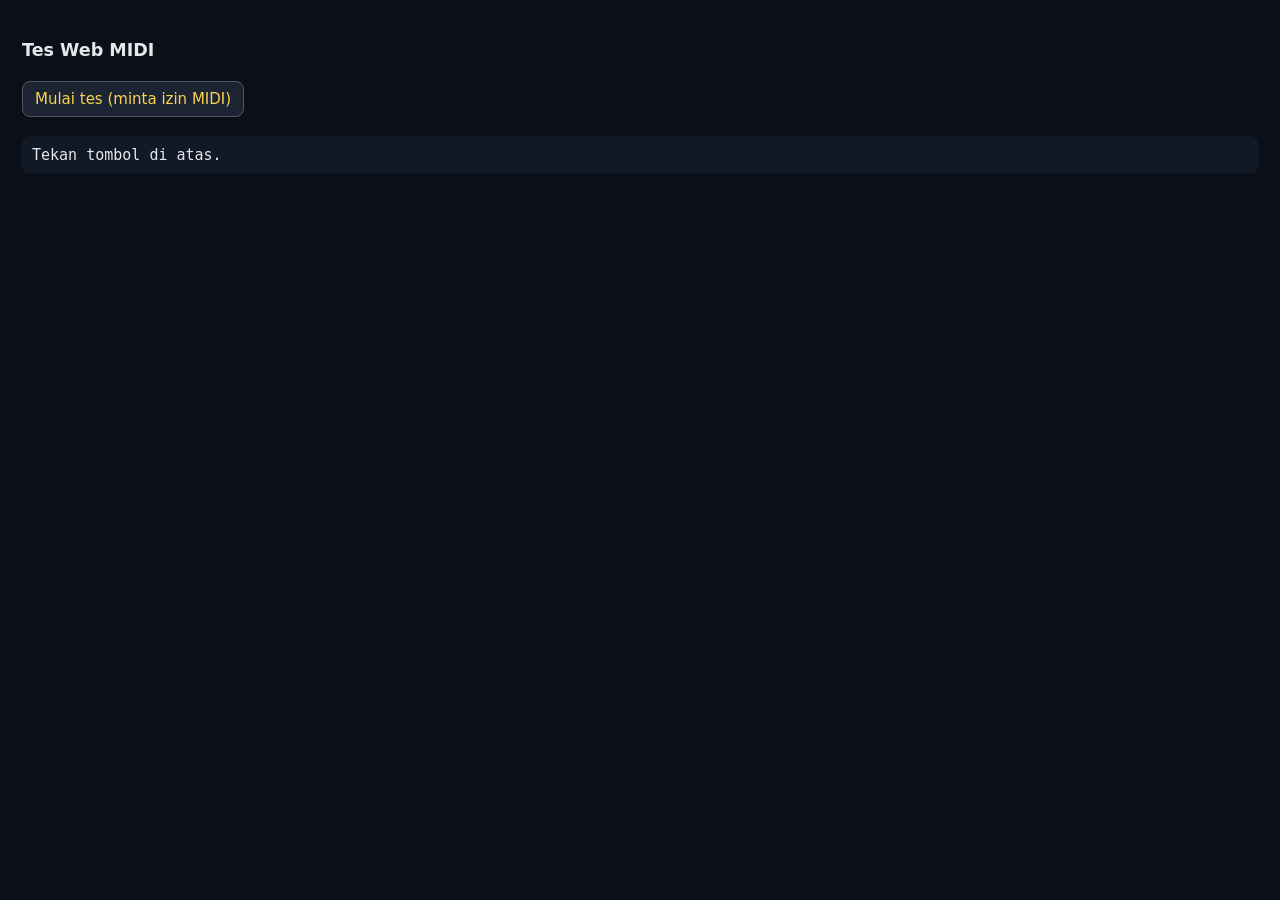
<file: midi-test.html>
<!doctype html>
<html lang="id"><head><meta charset="utf-8">
<meta name="viewport" content="width=device-width,initial-scale=1">
<title>Tes Web MIDI</title>
<style>body{font:15px system-ui;background:#0b0f17;color:#e5e7eb;padding:14px}
button{font:inherit;padding:8px 12px;margin:4px 4px 4px 0;border-radius:8px;border:1px solid #556;background:#1c2433;color:#fcd34d}
pre{white-space:pre-wrap;background:#111826;padding:10px;border-radius:8px}</style></head>
<body>
<h3>Tes Web MIDI</h3>
<button id="go">Mulai tes (minta izin MIDI)</button>
<pre id="log">Tekan tombol di atas.</pre>
<div id="outs"></div>
<script>
const log = m => { document.getElementById('log').textContent += '\n' + m; };
document.getElementById('go').onclick = async () => {
  document.getElementById('log').textContent = '';
  log('https/secure: ' + window.isSecureContext);
  log('requestMIDIAccess ada: ' + !!navigator.requestMIDIAccess);
  log('UA: ' + navigator.userAgent);
  if (!navigator.requestMIDIAccess) { log('=> Browser ini TIDAK mendukung Web MIDI.'); return; }
  let acc = null;
  for (const sysex of [true, false]) {
    try { acc = await navigator.requestMIDIAccess({ sysex }); log('Akses OK (sysex=' + sysex + ')'); break; }
    catch (e) { log('Gagal (sysex=' + sysex + '): ' + e.name + ' ' + e.message); }
  }
  if (!acc) return;
  const show = () => {
    const L = x => { const a = []; if (x && x.forEach) x.forEach(p => a.push(p)); return a; }; const outs = L(acc.outputs), ins = L(acc.inputs);
    log('[' + new Date().toLocaleTimeString() + '] outputs=' + outs.length + ' inputs=' + ins.length);
    log('  OUT: ' + (outs.map(o => o.name + ' (' + o.state + ')').join(', ') || '-'));
    log('  IN : ' + (ins.map(o => o.name + ' (' + o.state + ')').join(', ') || '-'));
    // MIDI IN: pasang dua jalur supaya terlihat jalur mana yang dijalankan browser ini
    ins.forEach(p => {
      if (p.__t) return; p.__t = 1;
      const hx = d => Array.from(d).slice(0, 16).map(x => x.toString(16).padStart(2, '0')).join(' ').toUpperCase();
      try { p.onmidimessage = e => { if (e.data[0] < 0xF8) log('IN [onmidimessage] ' + p.name + ': ' + hx(e.data)); }; } catch (e) { log('onmidimessage gagal: ' + e.message); }
      try { p.addEventListener('midimessage', e => { if (e.data[0] < 0xF8) log('IN [addEventListener] ' + p.name + ': ' + hx(e.data)); }); } catch (e) { log('addEventListener gagal: ' + e.message); }
    });
    if (ins.length) log('  => Tekan tuts / tombol Keyboard Set di keyboard: pesan masuk akan tampil di sini.');
    const box = document.getElementById('outs'); box.innerHTML = '';
    outs.forEach(o => {
      const b = document.createElement('button');
      b.textContent = 'Tes nada C4 -> ' + o.name;
      b.onclick = () => { o.send([0x90, 60, 100]); setTimeout(() => o.send([0x80, 60, 0]), 400); log('Terkirim ke ' + o.name); };
      box.appendChild(b);
    });
  };
  acc.onstatechange = e => { log('statechange: ' + e.port.name + ' ' + e.port.state); show(); };
  show();
  setTimeout(show, 2000);
};
</script></body></html>
</file>
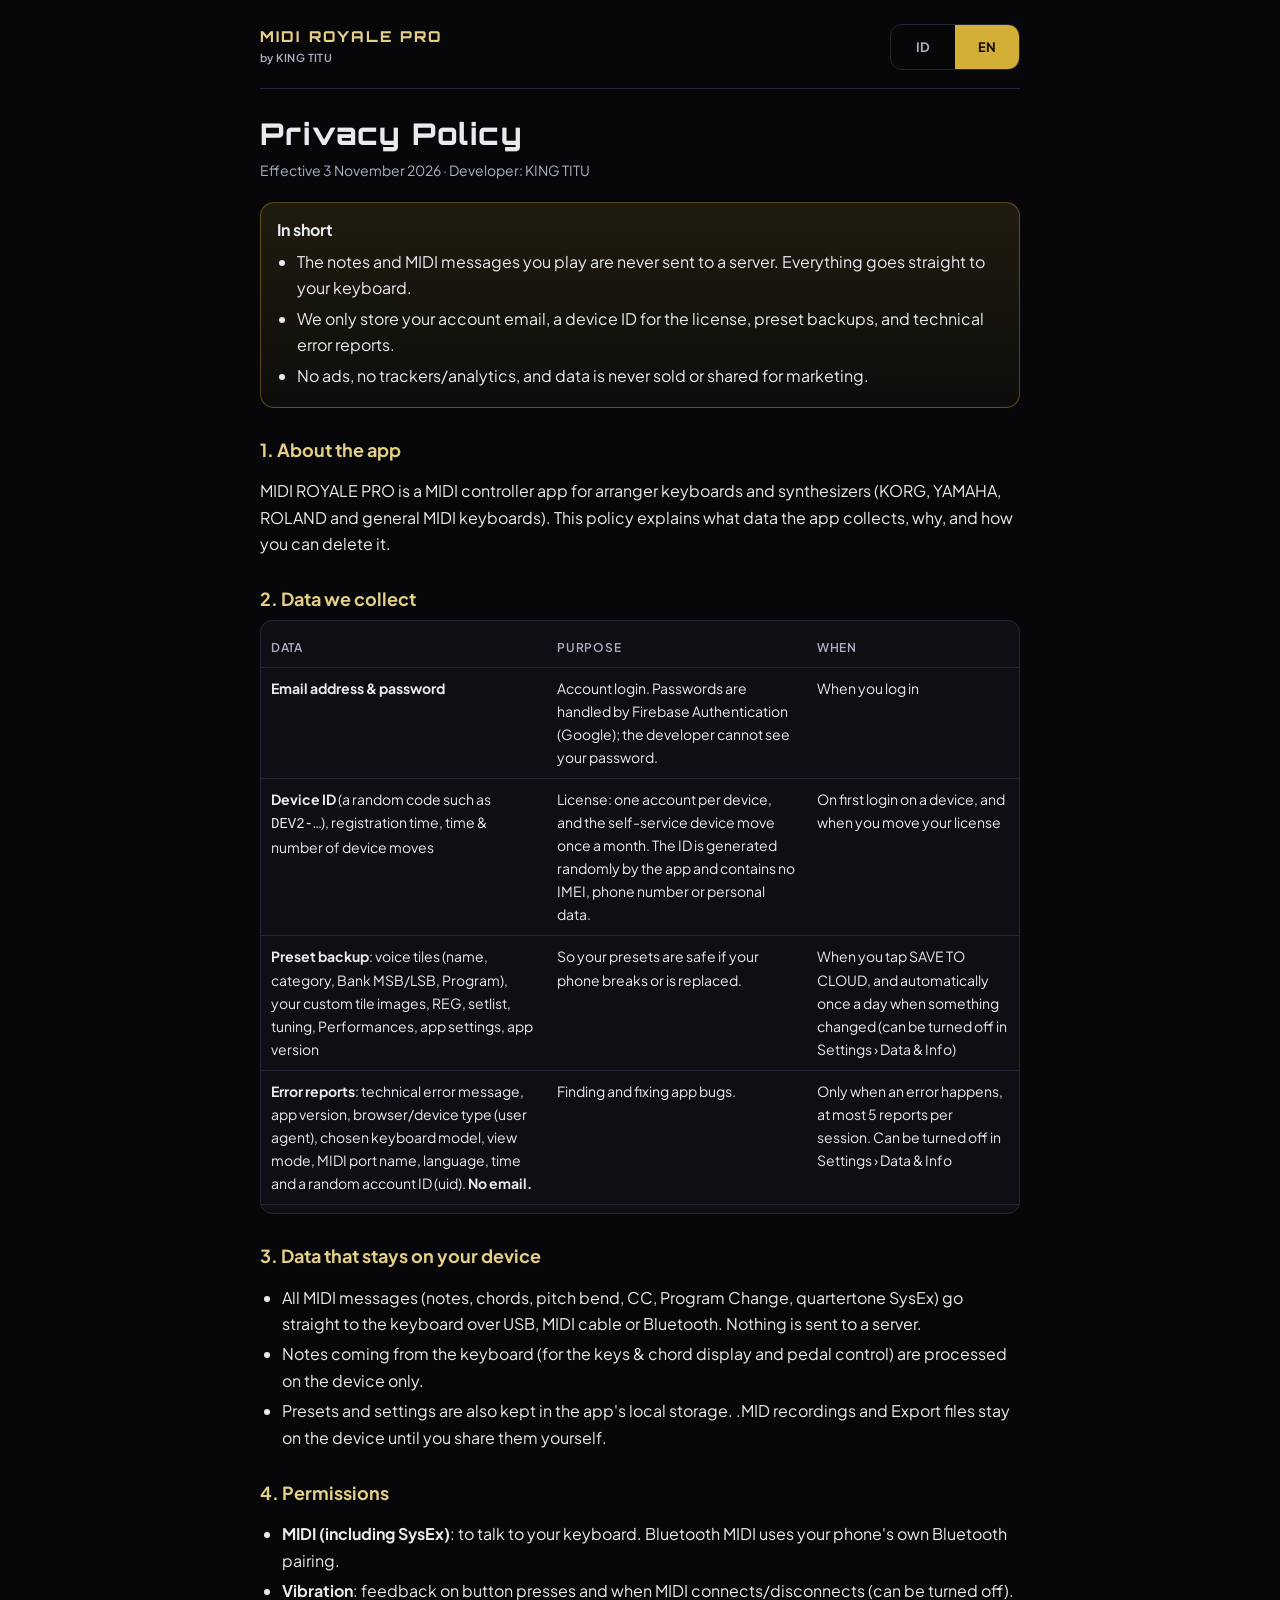
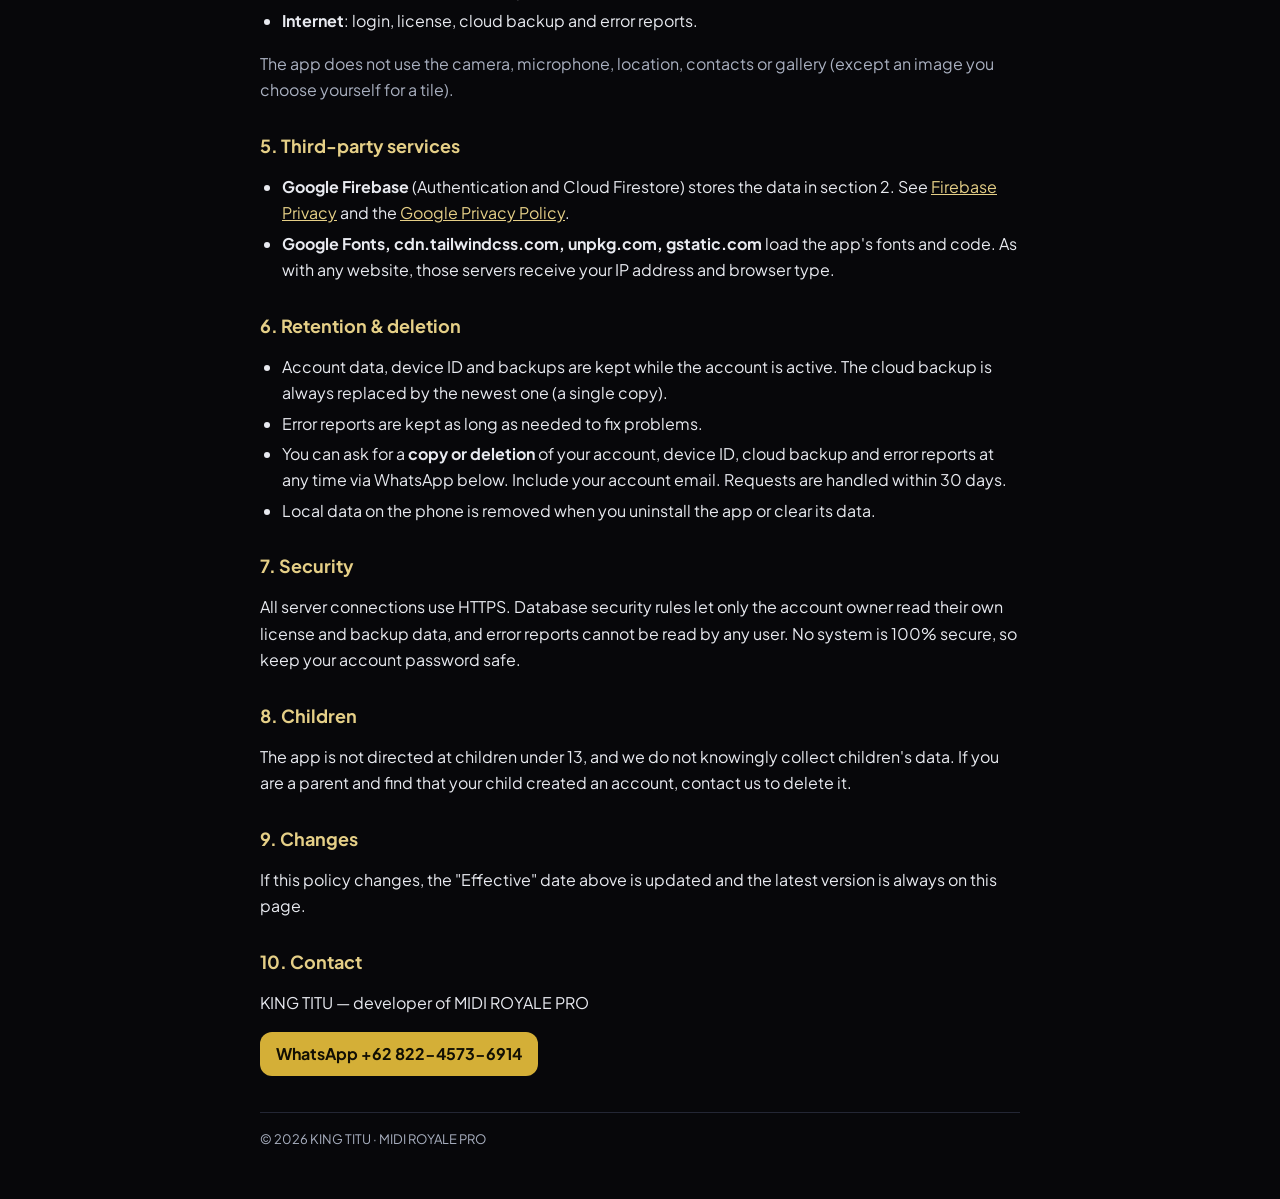
<file: privacy.html>
<!DOCTYPE html>
<html lang="id">
<head>
<meta charset="UTF-8">
<meta name="viewport" content="width=device-width, initial-scale=1, viewport-fit=cover">
<meta name="theme-color" content="#07070a">
<title>Kebijakan Privasi - MIDI ROYALE PRO</title>
<meta name="description" content="Kebijakan Privasi aplikasi MIDI ROYALE PRO oleh KING TITU. Privacy Policy for the MIDI ROYALE PRO app.">
<link rel="icon" href="icons/icon-192.png">
<link rel="preconnect" href="https://fonts.googleapis.com">
<link href="https://fonts.googleapis.com/css2?family=Orbitron:wght@700;800&family=Plus+Jakarta+Sans:wght@400;600;700&display=swap" rel="stylesheet">
<style>
:root { --bg: #07070a; --card: #0e0f15; --line: #232634; --tx: #e8eaf0; --mut: #a9b0c0; --ac: #d4af37; --ac2: #e5cf87; }
* { box-sizing: border-box; }
html, body { margin: 0; background: var(--bg); color: var(--tx); }
body { font: 400 16px/1.65 'Plus Jakarta Sans', system-ui, sans-serif; padding: max(16px, env(safe-area-inset-top)) 16px 48px; }
.wrap { max-width: 760px; margin: 0 auto; }
header { display: flex; flex-wrap: wrap; align-items: center; justify-content: space-between; gap: 12px; padding: 8px 0 18px; border-bottom: 1px solid var(--line); }
.brand { font: 800 15px/1.2 Orbitron, sans-serif; letter-spacing: .14em; color: var(--ac2); }
.brand small { display: block; font: 600 11px/1.4 'Plus Jakarta Sans', sans-serif; letter-spacing: .04em; color: var(--mut); margin-top: 4px; }
.lang { display: inline-flex; border: 1px solid var(--line); border-radius: 12px; overflow: hidden; }
.lang button { min-width: 64px; min-height: 44px; border: 0; background: transparent; color: var(--mut); font: 700 13px 'Plus Jakarta Sans', sans-serif; cursor: pointer; }
.lang button.on { background: var(--ac); color: #120f04; }
h1 { font: 800 clamp(22px, 5vw, 30px)/1.25 Orbitron, sans-serif; letter-spacing: .04em; margin: 26px 0 6px; }
.meta { color: var(--mut); font-size: 14px; margin: 0 0 20px; }
.sum { background: linear-gradient(180deg, rgba(212,175,55,.12), rgba(212,175,55,.04)); border: 1px solid rgba(212,175,55,.35); border-radius: 14px; padding: 14px 16px; margin-bottom: 8px; }
.sum ul { margin: 6px 0 0; padding-left: 20px; }
h2 { font: 700 18px/1.35 'Plus Jakarta Sans', sans-serif; color: var(--ac2); margin: 30px 0 8px; }
h3 { font: 700 15px/1.4 'Plus Jakarta Sans', sans-serif; margin: 18px 0 4px; }
p, li { color: var(--tx); }
.mut { color: var(--mut); }
ul { padding-left: 22px; }
li { margin: 4px 0; }
table { width: 100%; border-collapse: collapse; font-size: 14px; margin: 8px 0; }
th, td { text-align: left; vertical-align: top; padding: 9px 10px; border-bottom: 1px solid var(--line); }
th { color: var(--mut); font-weight: 600; font-size: 12px; letter-spacing: .06em; text-transform: uppercase; }
.tbl { overflow-x: auto; border: 1px solid var(--line); border-radius: 12px; background: var(--card); }
a { color: var(--ac2); }
.btn { display: inline-flex; align-items: center; gap: 8px; min-height: 44px; padding: 0 16px; border-radius: 12px; background: var(--ac); color: #120f04; font-weight: 700; text-decoration: none; }
footer { margin-top: 36px; padding-top: 16px; border-top: 1px solid var(--line); color: var(--mut); font-size: 13px; }
[data-l] { display: none; }
html[lang="id"] [data-l="id"], html[lang="en"] [data-l="en"] { display: block; }
@media (max-width: 520px) { th, td { padding: 8px; } }
</style>
</head>
<body>
<div class="wrap">
<header>
  <div class="brand">MIDI ROYALE PRO<small>by KING TITU</small></div>
  <div class="lang" role="group" aria-label="Bahasa / Language">
    <button type="button" data-set="id">ID</button><button type="button" data-set="en">EN</button>
  </div>
</header>

<!-- ============================ BAHASA INDONESIA ============================ -->
<main data-l="id">
<h1>Kebijakan Privasi</h1>
<p class="meta">Berlaku sejak 3 November 2026 · Pengembang: KING TITU</p>

<div class="sum">
  <b>Ringkasnya</b>
  <ul>
    <li>Nada dan pesan MIDI yang kamu mainkan tidak pernah dikirim ke server. Semuanya langsung ke keyboard.</li>
    <li>Kami hanya menyimpan email akun, ID perangkat untuk lisensi, backup preset, dan laporan error teknis.</li>
    <li>Tidak ada iklan, tidak ada pelacak/analytics, dan data tidak dijual atau dibagikan untuk pemasaran.</li>
  </ul>
</div>

<h2>1. Tentang aplikasi</h2>
<p>MIDI ROYALE PRO adalah aplikasi pengontrol MIDI untuk keyboard arranger dan synthesizer (KORG, YAMAHA, ROLAND, dan keyboard MIDI umum). Kebijakan ini menjelaskan data apa yang dikumpulkan aplikasi, untuk apa, dan bagaimana kamu bisa menghapusnya.</p>

<h2>2. Data yang kami kumpulkan</h2>
<div class="tbl"><table>
<tr><th>Data</th><th>Untuk apa</th><th>Kapan</th></tr>
<tr><td><b>Alamat email &amp; password</b></td><td>Login akun. Password dikelola Firebase Authentication (Google); pengembang tidak bisa melihat password kamu.</td><td>Saat login</td></tr>
<tr><td><b>ID perangkat</b> (kode acak, contoh <code>DEV2-…</code>), waktu pendaftaran, waktu &amp; jumlah pindah perangkat</td><td>Lisensi: satu akun untuk satu perangkat, dan fitur pindah perangkat mandiri sebulan sekali. ID ini dibuat acak oleh aplikasi dan tidak berisi nomor IMEI, nomor telepon, atau data pribadi.</td><td>Saat login pertama di perangkat, dan saat kamu memindahkan lisensi</td></tr>
<tr><td><b>Backup preset</b>: tile voice (nama, kategori, Bank MSB/LSB, Program), gambar tile buatanmu, REG, setlist, tuning, Performance, setelan aplikasi, versi aplikasi</td><td>Supaya preset aman bila HP rusak atau diganti.</td><td>Saat kamu menekan SIMPAN KE CLOUD, dan otomatis sekali sehari bila ada perubahan (bisa dimatikan di Pengaturan › Data &amp; Info)</td></tr>
<tr><td><b>Laporan error</b>: pesan error teknis, versi aplikasi, jenis browser/perangkat (user agent), model keyboard yang dipilih, mode tampilan, nama port MIDI, bahasa, waktu, dan ID akun acak (uid). <b>Tanpa email.</b></td><td>Menemukan dan memperbaiki kerusakan aplikasi.</td><td>Hanya saat terjadi error, maksimal 5 laporan per sesi. Bisa dimatikan di Pengaturan › Data &amp; Info</td></tr>
</table></div>

<h2>3. Data yang tetap di perangkatmu</h2>
<ul>
  <li>Semua pesan MIDI (nada, akor, pitch bend, CC, Program Change, SysEx quartertone) dikirim langsung ke keyboard lewat USB, kabel MIDI, atau Bluetooth. Tidak ada yang dikirim ke server.</li>
  <li>Nada yang masuk dari keyboard (untuk tampilan tuts &amp; akor dan kontrol dari pedal) hanya diproses di perangkat.</li>
  <li>Preset dan setelan juga disimpan di penyimpanan lokal aplikasi. Rekaman .MID dan file Export hanya ada di perangkat sampai kamu sendiri membagikannya.</li>
</ul>

<h2>4. Izin yang dipakai</h2>
<ul>
  <li><b>MIDI (termasuk SysEx)</b>: untuk berkomunikasi dengan keyboard. Bluetooth MIDI memakai pasangan Bluetooth dari sistem HP.</li>
  <li><b>Getar</b>: umpan balik saat tombol ditekan dan saat MIDI tersambung/terputus (bisa dimatikan).</li>
  <li><b>Internet</b>: login, lisensi, backup cloud, dan laporan error.</li>
</ul>
<p class="mut">Aplikasi tidak memakai kamera, mikrofon, lokasi, kontak, atau galeri (kecuali gambar yang kamu pilih sendiri untuk tile).</p>

<h2>5. Layanan pihak ketiga</h2>
<ul>
  <li><b>Google Firebase</b> (Authentication dan Cloud Firestore) menyimpan data pada bagian 2. Lihat <a href="https://firebase.google.com/support/privacy" target="_blank" rel="noopener">Privasi Firebase</a> dan <a href="https://policies.google.com/privacy" target="_blank" rel="noopener">Kebijakan Privasi Google</a>.</li>
  <li><b>Google Fonts, cdn.tailwindcss.com, unpkg.com, gstatic.com</b> dipakai untuk memuat huruf dan kode aplikasi. Seperti saat membuka situs web biasa, server tersebut menerima alamat IP dan jenis browser.</li>
</ul>

<h2>6. Berapa lama data disimpan &amp; cara menghapus</h2>
<ul>
  <li>Data akun, ID perangkat, dan backup disimpan selama akun masih aktif. Backup cloud selalu ditimpa oleh backup terbaru (hanya satu salinan).</li>
  <li>Laporan error disimpan selama diperlukan untuk memperbaiki masalah.</li>
  <li>Kamu bisa meminta <b>salinan atau penghapusan</b> akun, ID perangkat, backup cloud, dan laporan error kapan saja lewat WhatsApp di bawah. Sebutkan email akunmu. Permintaan diproses paling lambat 30 hari.</li>
  <li>Data lokal di HP terhapus bila aplikasi di-uninstall atau data aplikasinya dihapus.</li>
</ul>

<h2>7. Keamanan</h2>
<p>Semua koneksi ke server memakai HTTPS. Aturan keamanan database membuat data lisensi dan backup hanya bisa dibaca oleh pemilik akun itu sendiri, dan laporan error tidak bisa dibaca oleh pengguna mana pun. Tidak ada sistem yang 100% aman, jadi jaga password akunmu.</p>

<h2>8. Anak-anak</h2>
<p>Aplikasi ini tidak ditujukan untuk anak di bawah 13 tahun, dan kami tidak dengan sengaja mengumpulkan data anak. Bila kamu orang tua dan mengetahui anakmu membuat akun, hubungi kami untuk menghapusnya.</p>

<h2>9. Perubahan kebijakan</h2>
<p>Bila kebijakan ini berubah, tanggal "Berlaku sejak" di atas akan diperbarui dan versi terbaru selalu ada di halaman ini.</p>

<h2>10. Kontak</h2>
<p>KING TITU — pengembang MIDI ROYALE PRO</p>
<p><a class="btn" href="https://wa.me/6282245736914" target="_blank" rel="noopener">WhatsApp +62 822-4573-6914</a></p>
</main>

<!-- ================================ ENGLISH ================================ -->
<main data-l="en">
<h1>Privacy Policy</h1>
<p class="meta">Effective 3 November 2026 · Developer: KING TITU</p>

<div class="sum">
  <b>In short</b>
  <ul>
    <li>The notes and MIDI messages you play are never sent to a server. Everything goes straight to your keyboard.</li>
    <li>We only store your account email, a device ID for the license, preset backups, and technical error reports.</li>
    <li>No ads, no trackers/analytics, and data is never sold or shared for marketing.</li>
  </ul>
</div>

<h2>1. About the app</h2>
<p>MIDI ROYALE PRO is a MIDI controller app for arranger keyboards and synthesizers (KORG, YAMAHA, ROLAND and general MIDI keyboards). This policy explains what data the app collects, why, and how you can delete it.</p>

<h2>2. Data we collect</h2>
<div class="tbl"><table>
<tr><th>Data</th><th>Purpose</th><th>When</th></tr>
<tr><td><b>Email address &amp; password</b></td><td>Account login. Passwords are handled by Firebase Authentication (Google); the developer cannot see your password.</td><td>When you log in</td></tr>
<tr><td><b>Device ID</b> (a random code such as <code>DEV2-…</code>), registration time, time &amp; number of device moves</td><td>License: one account per device, and the self-service device move once a month. The ID is generated randomly by the app and contains no IMEI, phone number or personal data.</td><td>On first login on a device, and when you move your license</td></tr>
<tr><td><b>Preset backup</b>: voice tiles (name, category, Bank MSB/LSB, Program), your custom tile images, REG, setlist, tuning, Performances, app settings, app version</td><td>So your presets are safe if your phone breaks or is replaced.</td><td>When you tap SAVE TO CLOUD, and automatically once a day when something changed (can be turned off in Settings › Data &amp; Info)</td></tr>
<tr><td><b>Error reports</b>: technical error message, app version, browser/device type (user agent), chosen keyboard model, view mode, MIDI port name, language, time and a random account ID (uid). <b>No email.</b></td><td>Finding and fixing app bugs.</td><td>Only when an error happens, at most 5 reports per session. Can be turned off in Settings › Data &amp; Info</td></tr>
</table></div>

<h2>3. Data that stays on your device</h2>
<ul>
  <li>All MIDI messages (notes, chords, pitch bend, CC, Program Change, quartertone SysEx) go straight to the keyboard over USB, MIDI cable or Bluetooth. Nothing is sent to a server.</li>
  <li>Notes coming from the keyboard (for the keys &amp; chord display and pedal control) are processed on the device only.</li>
  <li>Presets and settings are also kept in the app's local storage. .MID recordings and Export files stay on the device until you share them yourself.</li>
</ul>

<h2>4. Permissions</h2>
<ul>
  <li><b>MIDI (including SysEx)</b>: to talk to your keyboard. Bluetooth MIDI uses your phone's own Bluetooth pairing.</li>
  <li><b>Vibration</b>: feedback on button presses and when MIDI connects/disconnects (can be turned off).</li>
  <li><b>Internet</b>: login, license, cloud backup and error reports.</li>
</ul>
<p class="mut">The app does not use the camera, microphone, location, contacts or gallery (except an image you choose yourself for a tile).</p>

<h2>5. Third-party services</h2>
<ul>
  <li><b>Google Firebase</b> (Authentication and Cloud Firestore) stores the data in section 2. See <a href="https://firebase.google.com/support/privacy" target="_blank" rel="noopener">Firebase Privacy</a> and the <a href="https://policies.google.com/privacy" target="_blank" rel="noopener">Google Privacy Policy</a>.</li>
  <li><b>Google Fonts, cdn.tailwindcss.com, unpkg.com, gstatic.com</b> load the app's fonts and code. As with any website, those servers receive your IP address and browser type.</li>
</ul>

<h2>6. Retention &amp; deletion</h2>
<ul>
  <li>Account data, device ID and backups are kept while the account is active. The cloud backup is always replaced by the newest one (a single copy).</li>
  <li>Error reports are kept as long as needed to fix problems.</li>
  <li>You can ask for a <b>copy or deletion</b> of your account, device ID, cloud backup and error reports at any time via WhatsApp below. Include your account email. Requests are handled within 30 days.</li>
  <li>Local data on the phone is removed when you uninstall the app or clear its data.</li>
</ul>

<h2>7. Security</h2>
<p>All server connections use HTTPS. Database security rules let only the account owner read their own license and backup data, and error reports cannot be read by any user. No system is 100% secure, so keep your account password safe.</p>

<h2>8. Children</h2>
<p>The app is not directed at children under 13, and we do not knowingly collect children's data. If you are a parent and find that your child created an account, contact us to delete it.</p>

<h2>9. Changes</h2>
<p>If this policy changes, the "Effective" date above is updated and the latest version is always on this page.</p>

<h2>10. Contact</h2>
<p>KING TITU — developer of MIDI ROYALE PRO</p>
<p><a class="btn" href="https://wa.me/6282245736914" target="_blank" rel="noopener">WhatsApp +62 822-4573-6914</a></p>
</main>

<footer>© 2026 KING TITU · MIDI ROYALE PRO</footer>
</div>
<script>
(function () {
  function set(l) {
    l = l === 'en' ? 'en' : 'id';
    document.documentElement.lang = l;
    document.title = l === 'en' ? 'Privacy Policy - MIDI ROYALE PRO' : 'Kebijakan Privasi - MIDI ROYALE PRO';
    document.querySelectorAll('[data-set]').forEach(function (b) { b.classList.toggle('on', b.dataset.set === l); });
    try { history.replaceState(null, '', l === 'en' ? '#en' : '#id'); } catch (e) {}
  }
  document.querySelectorAll('[data-set]').forEach(function (b) { b.addEventListener('click', function () { set(b.dataset.set); }); });
  var h = (location.hash || '').slice(1), nav = (navigator.language || '').slice(0, 2);
  set(h === 'en' || h === 'id' ? h : (nav === 'id' || nav === 'ms' ? 'id' : 'en'));
})();
</script>
</body>
</html>
</file>
